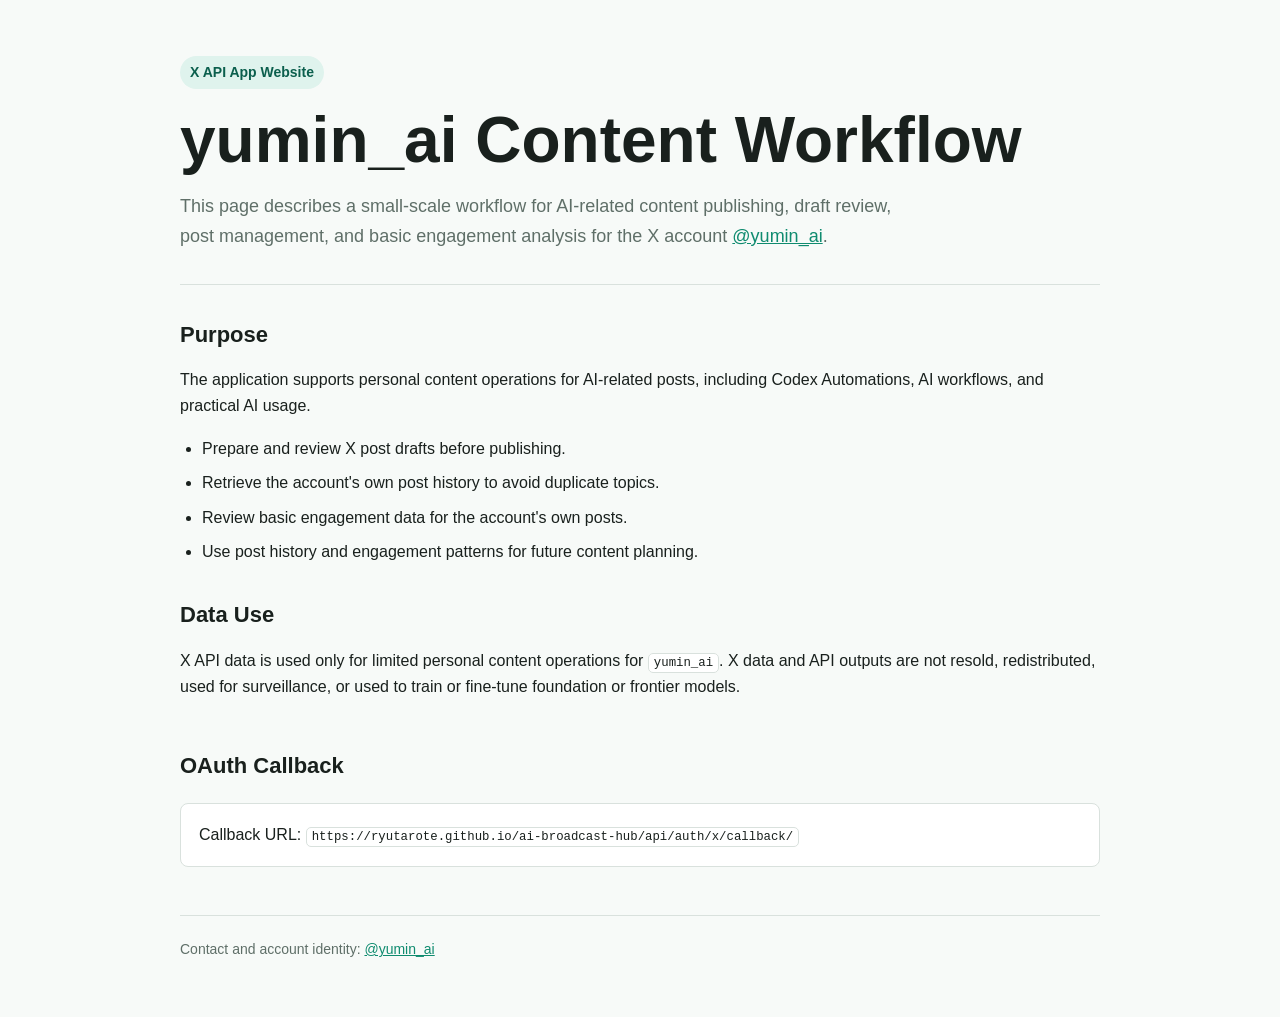
<file: index.html>
<!doctype html>
<html lang="ja">
  <head>
    <meta charset="utf-8">
    <meta name="viewport" content="width=device-width, initial-scale=1">
    <title>yumin_ai Content Workflow</title>
    <meta
      name="description"
      content="AI-related content publishing and workflow management page for yumin_ai."
    >
    <style>
      :root {
        color-scheme: light;
        --ink: #19201d;
        --muted: #5f6f68;
        --line: #d9e1dd;
        --bg: #f7faf8;
        --panel: #ffffff;
        --accent: #0f8b6f;
        --accent-soft: #dff3ed;
      }

      * {
        box-sizing: border-box;
      }

      body {
        margin: 0;
        font-family: -apple-system, BlinkMacSystemFont, "Segoe UI", sans-serif;
        color: var(--ink);
        background: var(--bg);
        line-height: 1.65;
      }

      main {
        width: min(920px, calc(100% - 40px));
        margin: 0 auto;
        padding: 56px 0;
      }

      header {
        padding-bottom: 32px;
        border-bottom: 1px solid var(--line);
      }

      .label {
        display: inline-flex;
        align-items: center;
        gap: 8px;
        margin-bottom: 18px;
        padding: 5px 10px;
        border-radius: 999px;
        color: #0b5f4d;
        background: var(--accent-soft);
        font-size: 14px;
        font-weight: 600;
      }

      h1 {
        margin: 0 0 18px;
        font-size: clamp(34px, 6vw, 64px);
        line-height: 1.05;
        letter-spacing: 0;
      }

      .lead {
        max-width: 720px;
        margin: 0;
        color: var(--muted);
        font-size: 18px;
      }

      section {
        padding: 32px 0 0;
      }

      h2 {
        margin: 0 0 14px;
        font-size: 22px;
        letter-spacing: 0;
      }

      p {
        margin: 0 0 16px;
      }

      ul {
        margin: 0;
        padding-left: 22px;
      }

      li + li {
        margin-top: 8px;
      }

      code {
        padding: 2px 5px;
        border: 1px solid var(--line);
        border-radius: 5px;
        background: var(--panel);
        font-size: 0.95em;
      }

      .panel {
        margin-top: 18px;
        padding: 18px;
        border: 1px solid var(--line);
        border-radius: 8px;
        background: var(--panel);
      }

      a {
        color: var(--accent);
      }

      footer {
        margin-top: 48px;
        padding-top: 22px;
        border-top: 1px solid var(--line);
        color: var(--muted);
        font-size: 14px;
      }
    </style>
  </head>
  <body>
    <main>
      <header>
        <div class="label">X API App Website</div>
        <h1>yumin_ai Content Workflow</h1>
        <p class="lead">
          This page describes a small-scale workflow for AI-related content publishing,
          draft review, post management, and basic engagement analysis for the X account
          <a href="https://x.com/yumin_ai">@yumin_ai</a>.
        </p>
      </header>

      <section>
        <h2>Purpose</h2>
        <p>
          The application supports personal content operations for AI-related posts,
          including Codex Automations, AI workflows, and practical AI usage.
        </p>
        <ul>
          <li>Prepare and review X post drafts before publishing.</li>
          <li>Retrieve the account's own post history to avoid duplicate topics.</li>
          <li>Review basic engagement data for the account's own posts.</li>
          <li>Use post history and engagement patterns for future content planning.</li>
        </ul>
      </section>

      <section>
        <h2>Data Use</h2>
        <p>
          X API data is used only for limited personal content operations for
          <code>yumin_ai</code>. X data and API outputs are not resold, redistributed,
          used for surveillance, or used to train or fine-tune foundation or frontier models.
        </p>
      </section>

      <section>
        <h2>OAuth Callback</h2>
        <div class="panel">
          Callback URL:
          <code>https://ryutarote.github.io/ai-broadcast-hub/api/auth/x/callback/</code>
        </div>
      </section>

      <footer>
        Contact and account identity: <a href="https://x.com/yumin_ai">@yumin_ai</a>
      </footer>
    </main>
  </body>
</html>
</file>
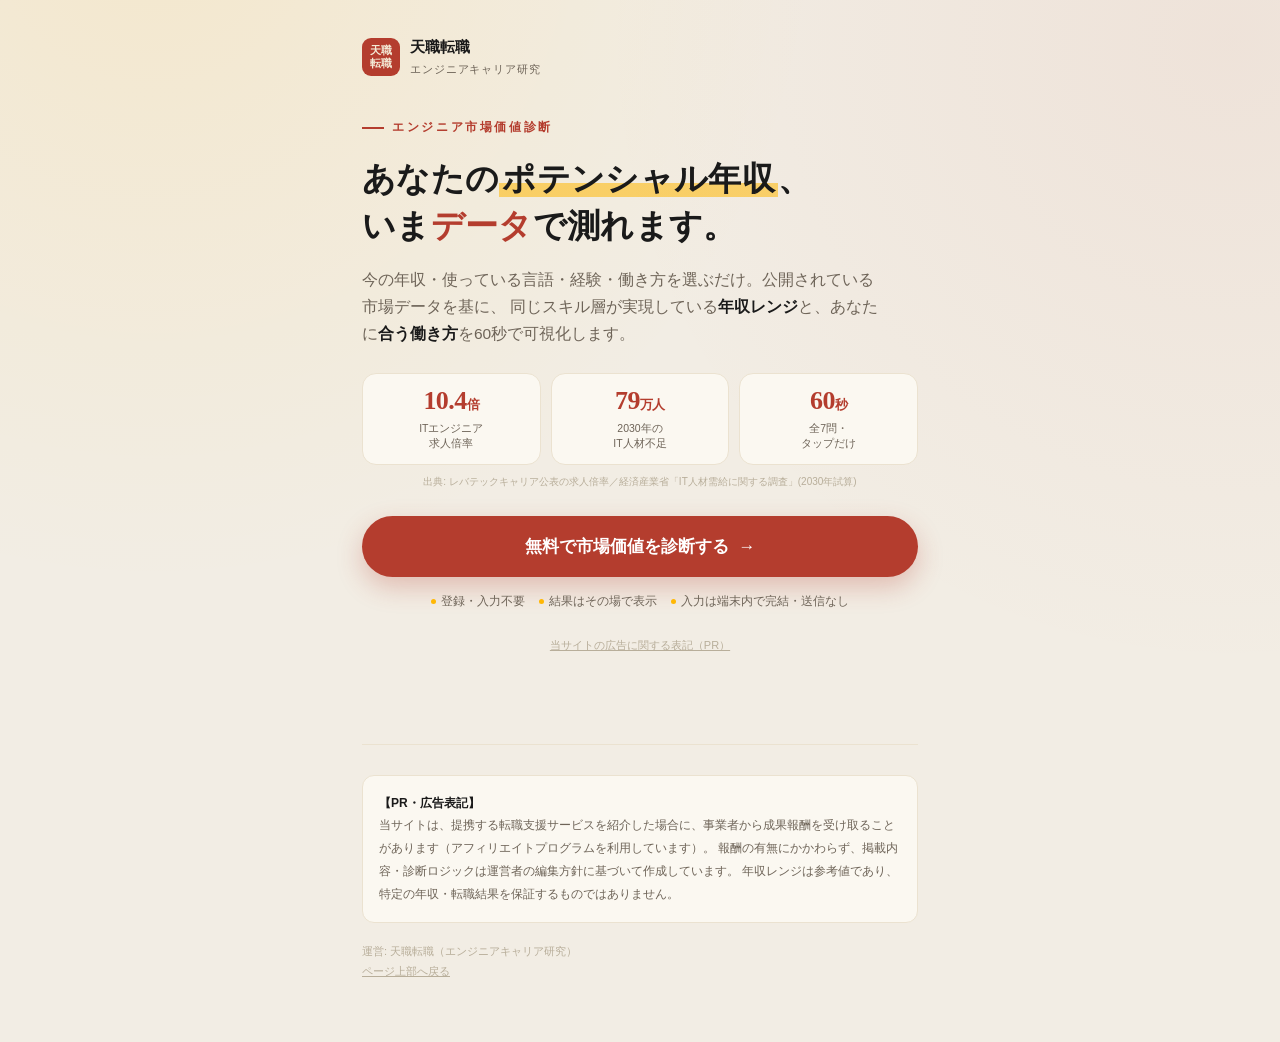
<file: lp/tenshoku_tenshoku/index.html>
<!doctype html>
<html lang="ja">
<head>
<meta charset="utf-8">
<meta name="viewport" content="width=device-width,initial-scale=1">
<title>エンジニア市場価値診断 — あなたのポテンシャル年収を60秒で | 天職転職</title>
<meta name="description" content="今の年収・言語・経験・働き方を選ぶだけ。公開データを基に、あなたのポテンシャル年収レンジと実現しやすい働き方を60秒で診断します。入力は端末内で完結・送信なし。">
<meta property="og:title" content="エンジニア市場価値診断 — ポテンシャル年収を60秒で">
<meta property="og:description" content="今の年収・言語・経験・働き方を選ぶだけ。公開データを基にポテンシャル年収レンジと働き方を診断。">
<meta property="og:type" content="website">
<meta name="robots" content="index,follow">
<!--
  ▼ 公開前に置換が必要なプレースホルダー（2箇所・JS内 CONFIG）
    AFF_MEIKO_URL   : A8発行の明光アフィリンク  (programId s00000026573001)  … 経験者ルート
    AFF_PROJIN_URL  : A8発行の＠PRO人アフィリンク (programId s00000020853003) … 未経験ルート
  誘導先はすべてアフィリンク（LINEは使わない）。未置換の場合はボタンは "#"（無効）。
  ※アフィリンクは広告主指定ページ以外NGの否認条件があるため、必ずA8発行URLを使う。
-->
<style>
  :root{
    --bg:#F2EDE4; --panel:#FBF8F1; --ink:#1A1A1A; --sub:#6E6458;
    --red:#B43D2E; --amber:#FFB703; --line:#EBE2D0; --faint:#B8AE9A;
    --green:#06C755;
    --serif:"Hiragino Mincho ProN","Yu Mincho",YuMincho,"Noto Serif JP",serif;
    --sans:"Hiragino Sans","Hiragino Kaku Gothic ProN","Yu Gothic",YuGothic,"Noto Sans JP",sans-serif;
    --maxw:600px;
  }
  *{box-sizing:border-box;margin:0;padding:0}
  html{-webkit-text-size-adjust:100%}
  body{
    background:var(--bg);color:var(--ink);font-family:var(--sans);
    line-height:1.75;font-size:16px;
    background-image:radial-gradient(circle at 12% -8%,rgba(255,183,3,.10),transparent 42%),
                     radial-gradient(circle at 96% 4%,rgba(180,61,46,.06),transparent 40%);
    -webkit-font-smoothing:antialiased;
  }
  .wrap{max-width:var(--maxw);margin:0 auto;padding:0 22px}
  .kicker{font-size:12px;letter-spacing:.22em;font-weight:700;color:var(--red);
    display:inline-flex;align-items:center;gap:8px}
  .kicker::before{content:"";width:22px;height:2px;background:var(--red);display:inline-block}
  .serif{font-family:var(--serif)}
  .rule{height:1px;background:var(--line);border:0}
  button{font-family:inherit;cursor:pointer}
  a{color:inherit}
  :focus-visible{outline:3px solid var(--amber);outline-offset:2px;border-radius:6px}
  @media(prefers-reduced-motion:reduce){
    *{animation-duration:.001ms !important;transition-duration:.001ms !important}
  }

  /* ---------- HERO ---------- */
  .hero{padding:46px 0 12px;text-align:left}
  .brandrow{display:flex;align-items:center;gap:10px;margin-bottom:30px}
  .seal{width:38px;height:38px;border-radius:9px;background:var(--red);color:#F4ECD8;
    font-family:var(--serif);font-weight:700;display:grid;place-items:center;font-size:11px;line-height:1.15;
    letter-spacing:0;text-align:center}
  .brandrow .bn{font-family:var(--serif);font-weight:700;font-size:15px}
  .brandrow .bt{font-size:11px;color:var(--sub);letter-spacing:.08em}
  h1.hl{font-family:var(--serif);font-weight:700;font-size:33px;line-height:1.42;
    letter-spacing:.01em;margin:18px 0 16px}
  h1.hl .mk{background:linear-gradient(transparent 62%,rgba(255,183,3,.55) 62%);padding:0 3px}
  h1.hl .rd{color:var(--red)}
  .lead{font-size:15.5px;color:var(--sub);max-width:34em;margin-bottom:26px}
  .lead b{color:var(--ink);font-weight:700}
  .badges{display:grid;grid-template-columns:repeat(3,1fr);gap:10px;margin:26px 0 8px}
  .badge{background:var(--panel);border:1px solid var(--line);border-radius:14px;padding:14px 8px;text-align:center}
  .badge b{display:block;font-family:var(--serif);font-size:26px;line-height:1;color:var(--red);letter-spacing:-.02em}
  .badge b small{font-size:13px}
  .badge span{display:block;font-size:10.5px;color:var(--sub);margin-top:7px;line-height:1.4}
  .src{font-size:10px;color:var(--faint);margin-top:9px;text-align:center;line-height:1.6}

  .cta-start{margin:26px 0 10px}
  .btn{display:flex;align-items:center;justify-content:center;gap:10px;width:100%;
    border:0;border-radius:999px;padding:19px 22px;font-weight:700;font-size:17px;
    text-decoration:none;transition:transform .12s ease,box-shadow .12s ease;color:#fff}
  .btn:active{transform:translateY(1px)}
  .btn-red{background:var(--red);box-shadow:0 10px 26px rgba(180,61,46,.28)}
  .btn-red .arw{transition:transform .18s ease;display:inline-block}
  .btn-red:hover .arw{transform:translateX(4px)}
  .btn-line{background:var(--green);box-shadow:0 10px 26px rgba(6,199,85,.24)}
  .microrow{display:flex;gap:14px;flex-wrap:wrap;font-size:11.5px;color:var(--sub);margin-top:14px;justify-content:center}
  .microrow span{display:inline-flex;align-items:center;gap:5px}
  .microrow .dot{width:5px;height:5px;border-radius:50%;background:var(--amber)}
  .pr-hero{text-align:center;margin-top:18px}
  .pr-hero a{font-size:11px;color:var(--faint);text-decoration:underline}

  /* ---------- QUIZ ---------- */
  .stage{display:none;padding:34px 0 40px}
  .stage.on{display:block;animation:fade .35s ease}
  @keyframes fade{from{opacity:0;transform:translateY(6px)}to{opacity:1;transform:none}}
  .prog{display:flex;gap:5px;margin-bottom:8px}
  .prog i{height:5px;flex:1;background:var(--line);border-radius:3px;transition:background .3s ease}
  .prog i.f{background:var(--red)}
  .qhead{display:flex;justify-content:space-between;align-items:baseline;margin:16px 0 6px}
  .qcount{font-size:11px;letter-spacing:.16em;color:var(--faint);font-weight:700}
  .qkick{font-size:12px;letter-spacing:.14em;font-weight:700;color:var(--red)}
  h2.q{font-family:var(--serif);font-weight:700;font-size:25px;line-height:1.5;margin:6px 0 6px}
  .qsub{font-size:13.5px;color:var(--sub);margin-bottom:22px}
  .opts{display:grid;gap:11px}
  .opts.two{grid-template-columns:1fr 1fr}
  .opt{display:flex;align-items:center;gap:13px;background:var(--panel);border:1.5px solid var(--line);
    border-radius:15px;padding:17px;text-align:left;transition:border-color .14s,background .14s,transform .1s;
    font-size:15.5px;font-weight:600;color:var(--ink);width:100%}
  .opt:hover{border-color:var(--red);background:#fff}
  .opt:active{transform:scale(.99)}
  .opt.sel{border-color:var(--red);background:#fff;box-shadow:0 0 0 3px rgba(180,61,46,.12)}
  .opt .ic{width:34px;height:34px;flex:none;border-radius:9px;background:rgba(180,61,46,.09);
    display:grid;place-items:center;font-size:18px}
  .opt .tx{display:flex;flex-direction:column;line-height:1.3}
  .opt .tx small{font-weight:500;color:var(--sub);font-size:12px;margin-top:3px}
  .opts.two .opt{padding:16px 13px;font-size:15px}
  .backrow{margin-top:26px}
  .back{background:none;border:0;color:var(--sub);font-size:13px;display:inline-flex;align-items:center;gap:6px}
  .back:hover{color:var(--ink)}

  /* ---------- RESULT ---------- */
  .r-kick{margin-bottom:14px}
  .r-lead{font-family:var(--serif);font-size:21px;font-weight:700;line-height:1.55;margin-bottom:6px}
  .r-seg{font-size:12.5px;color:var(--sub);margin-bottom:24px}
  .r-seg b{color:var(--red)}
  .card{background:var(--panel);border:1px solid var(--line);border-radius:20px;padding:26px 22px;margin-bottom:16px}
  .card .clabel{font-size:11px;letter-spacing:.16em;color:var(--faint);font-weight:700;margin-bottom:14px}
  .bigband{font-family:var(--serif);font-weight:700;letter-spacing:-.02em;line-height:1;
    font-size:52px;color:var(--red);display:flex;align-items:baseline;gap:2px;flex-wrap:wrap;
    font-variant-numeric:tabular-nums}
  .bigband .u{font-size:22px;color:var(--ink);margin:0 2px}
  .bigband .to{font-size:30px;color:var(--faint);margin:0 4px}
  .bandnote{font-size:12px;color:var(--sub);margin-top:14px;line-height:1.7}
  .bandnote b{color:var(--ink)}

  .gap{margin-top:20px}
  .gap .grow{display:flex;justify-content:space-between;font-size:11.5px;color:var(--sub);margin-bottom:7px}
  .track{position:relative;height:14px;background:#EDE5D4;border-radius:8px;overflow:hidden}
  .track .fillc{position:absolute;left:0;top:0;bottom:0;width:0;background:var(--faint);border-radius:8px;transition:width .8s ease}
  .track .fillp{position:absolute;left:0;top:0;bottom:0;width:0;
    background:linear-gradient(90deg,var(--amber),var(--red));border-radius:8px;transition:width 1s cubic-bezier(.2,.8,.2,1)}
  .gaptag{display:inline-block;margin-top:12px;font-size:12.5px;font-weight:700;color:var(--red);
    background:rgba(180,61,46,.08);padding:6px 12px;border-radius:999px}

  .wt .wtname{font-family:var(--serif);font-size:23px;font-weight:700;margin-bottom:6px}
  .wt .wttag{display:inline-block;font-size:11px;font-weight:700;color:#fff;background:var(--ink);
    padding:4px 11px;border-radius:999px;margin-bottom:14px}
  .wt p{font-size:14px;color:var(--sub);line-height:1.8}
  .wt .env{margin-top:16px;padding-top:16px;border-top:1px dashed var(--line);font-size:13px;color:var(--sub);line-height:1.7}
  .wt .env b{color:var(--ink)}

  .route{border:1.5px solid var(--red);background:#fff;border-radius:22px;padding:26px 22px;margin:22px 0 10px;
    box-shadow:0 16px 40px rgba(180,61,46,.10)}
  .prtag{display:inline-block;font-size:11px;font-weight:700;letter-spacing:.14em;color:var(--red);
    border:1px solid var(--red);border-radius:6px;padding:2px 8px;margin-bottom:14px}
  .route h3{font-family:var(--serif);font-size:21px;line-height:1.5;font-weight:700;margin-bottom:12px}
  .route p{font-size:14px;color:var(--sub);line-height:1.85;margin-bottom:20px}
  .route .rnote{font-size:11.5px;color:var(--faint);line-height:1.7;margin-top:14px}
  .route .rnote .warn{color:var(--red);font-weight:700}
  .route .rnote code{font-family:ui-monospace,Menlo,Consolas,monospace;background:rgba(180,61,46,.09);
    color:var(--ink);padding:1px 6px;border-radius:5px;font-size:11px}
  .btn.pending{opacity:.45;cursor:not-allowed;box-shadow:none}
  .subline{text-align:center;margin:16px 0 4px}
  .subline a{font-size:13px;color:var(--sub);text-decoration:underline;text-underline-offset:3px}

  details.meth{background:var(--panel);border:1px solid var(--line);border-radius:14px;padding:4px 18px;margin:22px 0}
  details.meth summary{font-size:13px;font-weight:700;padding:14px 0;cursor:pointer;list-style:none;display:flex;justify-content:space-between}
  details.meth summary::-webkit-details-marker{display:none}
  details.meth summary::after{content:"＋";color:var(--faint)}
  details.meth[open] summary::after{content:"－"}
  details.meth p{font-size:12.5px;color:var(--sub);line-height:1.85;padding:0 0 16px}
  details.meth p b{color:var(--ink)}
  .restart{text-align:center;margin:8px 0 6px}
  .restart button{background:none;border:0;color:var(--faint);font-size:12.5px;text-decoration:underline}

  /* ---------- FOOTER ---------- */
  footer{margin-top:46px;padding:30px 0 60px;border-top:1px solid var(--line)}
  footer .pr{font-size:12px;color:var(--sub);line-height:1.9;background:var(--panel);
    border:1px solid var(--line);border-radius:12px;padding:16px;margin-bottom:18px}
  footer .pr b{color:var(--ink)}
  footer .meta{font-size:11px;color:var(--faint);line-height:1.9}
  footer .meta a{color:var(--faint);text-decoration:underline}

  @media(max-width:400px){
    h1.hl{font-size:29px}
    .bigband{font-size:44px}
    .badge b{font-size:22px}
  }
</style>
</head>
<body>
<main class="wrap">

  <!-- ============ HERO ============ -->
  <section id="hero" class="hero stage on">
    <div class="brandrow">
      <div class="seal">天職<br>転職</div>
      <div>
        <div class="bn">天職転職</div>
        <div class="bt">エンジニアキャリア研究</div>
      </div>
    </div>

    <span class="kicker">エンジニア市場価値診断</span>
    <h1 class="hl">あなたの<span class="mk">ポテンシャル年収</span>、<br>いま<span class="rd">データ</span>で測れます。</h1>
    <p class="lead">
      今の年収・使っている言語・経験・働き方を選ぶだけ。公開されている市場データを基に、
      同じスキル層が実現している<b>年収レンジ</b>と、あなたに<b>合う働き方</b>を60秒で可視化します。
    </p>

    <div class="badges">
      <div class="badge"><b>10.4<small>倍</small></b><span>ITエンジニア<br>求人倍率</span></div>
      <div class="badge"><b>79<small>万人</small></b><span>2030年の<br>IT人材不足</span></div>
      <div class="badge"><b>60<small>秒</small></b><span>全7問・<br>タップだけ</span></div>
    </div>
    <p class="src">出典: レバテックキャリア公表の求人倍率／経済産業省「IT人材需給に関する調査」(2030年試算)</p>

    <div class="cta-start">
      <button class="btn btn-red" onclick="Quiz.start()">
        無料で市場価値を診断する <span class="arw">→</span>
      </button>
    </div>
    <div class="microrow">
      <span><i class="dot"></i>登録・入力不要</span>
      <span><i class="dot"></i>結果はその場で表示</span>
      <span><i class="dot"></i>入力は端末内で完結・送信なし</span>
    </div>
    <p class="pr-hero"><a href="#pr">当サイトの広告に関する表記（PR）</a></p>
  </section>

  <!-- ============ QUIZ ============ -->
  <section id="quiz" class="stage">
    <div class="prog" id="prog"></div>
    <div class="qhead">
      <span class="qkick" id="qkick"></span>
      <span class="qcount" id="qcount"></span>
    </div>
    <h2 class="q" id="qtitle"></h2>
    <p class="qsub" id="qsub"></p>
    <div class="opts" id="opts"></div>
    <div class="backrow"><button class="back" id="back" onclick="Quiz.back()">← 前の質問へ戻る</button></div>
  </section>

  <!-- ============ RESULT ============ -->
  <section id="result" class="stage">
    <span class="kicker r-kick">診断結果</span>
    <p class="r-lead" id="rLead"></p>
    <p class="r-seg" id="rSeg"></p>

    <div class="card" id="bandCard">
      <div class="clabel">市場データ上の参考年収レンジ</div>
      <div class="bigband">
        <span id="bLow">0</span><span class="to">–</span><span id="bHigh">0</span><span class="u">万円</span>
      </div>
      <div class="gap" id="gapWrap">
        <div class="grow"><span>現在の年収帯（目安）</span><span>レンジ上限</span></div>
        <div class="track"><div class="fillc" id="fillc"></div><div class="fillp" id="fillp"></div></div>
        <span class="gaptag" id="gaptag"></span>
      </div>
      <p class="bandnote" id="bandNote"></p>
    </div>

    <div class="card wt">
      <div class="clabel">あなたの働き方タイプ</div>
      <div class="wtname" id="wtName"></div>
      <span class="wttag" id="wtTag"></span>
      <p id="wtBody"></p>
      <div class="env" id="wtEnv"></div>
    </div>

    <div class="route" id="route">
      <span class="prtag" id="prtag">PR</span>
      <h3 id="rH"></h3>
      <p id="rP"></p>
      <a class="btn" id="rBtn" href="#" target="_blank" rel="sponsored nofollow noopener"></a>
      <p class="rnote" id="rNote"></p>
    </div>
    <div class="subline" id="subLine"></div>

    <details class="meth">
      <summary>この診断の算出方法と免責</summary>
      <p>
        表示している年収レンジは、公開されている言語別年収調査や求人データを基にした<b>編集部の参考モデル</b>です。
        言語・経験年数・エリアの一般的な傾向から算出しており、<b>個人の年収や転職の結果を保証するものではありません</b>。
        実際の市場価値は、求人票と面談で確かめることでのみ具体化します。<br><br>
        入力した内容は、この端末（ブラウザ）内でのみ計算に使われ、サーバーに送信・保存されることはありません。
      </p>
    </details>

    <div class="restart"><button onclick="Quiz.restart()">もう一度、条件を変えて診断する</button></div>
  </section>

  <!-- ============ FOOTER ============ -->
  <footer id="pr">
    <div class="pr">
      <b>【PR・広告表記】</b><br>
      当サイトは、提携する転職支援サービスを紹介した場合に、事業者から成果報酬を受け取ることがあります（アフィリエイトプログラムを利用しています）。
      報酬の有無にかかわらず、掲載内容・診断ロジックは運営者の編集方針に基づいて作成しています。
      年収レンジは参考値であり、特定の年収・転職結果を保証するものではありません。
    </div>
    <div class="meta">
      運営: 天職転職（エンジニアキャリア研究）<br>
      <a href="#hero">ページ上部へ戻る</a>
    </div>
  </footer>

</main>

<script>
/* =====================================================================
   CONFIG — 公開前に3つのURLを置換。未置換ならアフィリンクはLINEへフォールバック。
   ===================================================================== */
const CONFIG = {
  AFF_MEIKO_URL : "https://px.a8.net/svt/ejp?a8mat=4B63GH+CTEYLU+5P1E+5YRHE",   // A8 s00000026573001 明光キャリアパートナーズ（経験者ルート）
  AFF_PROJIN_URL: "https://px.a8.net/svt/ejp?a8mat=4B63GH+CSTJ02+4GWI+HV7V6"    // A8 s00000020853003 ＠PRO人（未経験ルート）
};
const isUrl = u => /^https?:\/\//.test(u||"");
// アフィリンク解決。優先度: クエリ上書き(?meiko= / ?projin=) > CONFIG。未設定なら null。
function affUrl(key){
  const qk = key==="AFF_MEIKO_URL" ? "meiko" : "projin";
  const q = new URLSearchParams(location.search).get(qk);
  if(isUrl(q)) return q;
  return isUrl(CONFIG[key]) ? CONFIG[key] : null;
}
["AFF_MEIKO_URL","AFF_PROJIN_URL"].forEach(k=>{
  if(!isUrl(CONFIG[k])) console.warn("[天職転職LP] 未設定のアフィリンク:", k, "→ 公開前にA8発行URLへ置換（動作確認は ?meiko= / ?projin= で一時指定可）");
});

/* =====================================================================
   診断モデル（参考値・公開年収データの傾向を単純化したもの）
   ===================================================================== */
const LANG = {
  go:     {label:"Go",               band:[560,800], hot:true},
  ts:     {label:"TypeScript / JS",  band:[500,730], hot:true},
  python: {label:"Python",           band:[520,760], hot:true},
  ruby:   {label:"Ruby",             band:[500,720]},
  java:   {label:"Java",             band:[500,720]},
  csharp: {label:"C#",               band:[490,700]},
  mobile: {label:"Swift / Kotlin",   band:[520,740]},
  php:    {label:"PHP",              band:[460,650]},
  infra:  {label:"インフラ / クラウド", band:[560,820], hot:true},
  other:  {label:"その他",            band:[450,650]}
};
const EXP  = { lt1:0.66, y1_3:0.84, y3_5:1.0, y5_10:1.18, y10:1.32 };
const AREA = { tokyo_osaka:1.0, shutoken:0.97, remote:0.95, local:0.85 };
const SAL  = {
  lt350:{label:"〜350万円",mid:330}, s350:{label:"350〜450万円",mid:400},
  s450:{label:"450〜550万円",mid:500}, s550:{label:"550〜650万円",mid:600},
  s650:{label:"650〜800万円",mid:720}, gt800:{label:"800万円〜",mid:900}
};
const round10 = x => Math.round(x/10)*10;

const WORKTYPE = {
  nensyu:{name:"市場価値ドリブン",tag:"年収を最大化する型",
    body:"年収は「言語 × 経験年数 × 交渉」でほぼ決まります。高年収帯は、需要言語・自社開発・SRE/クラウド領域に集中する傾向があります。今の評価より、市場のレンジを一度確かめるフェーズです。",
    env:"高年収が出やすい環境: 事業会社の自社開発 / プラットフォーム・SREチーム / 需要の高い言語スタック"},
  remote:{name:"場所自由設計",tag:"働く場所を選ぶ型",
    body:"フルリモート求人はWeb系の自社開発に偏在しています。SIer・SESからの移行で実現しやすく、求人票の「勤務形態」欄が実態を映します。",
    env:"リモートが多い環境: Web系自社開発 / SaaS企業 / フルリモート前提のスタートアップ"},
  discretion:{name:"技術裁量ドリブン",tag:"技術を選べる型",
    body:"技術選定権は、自社開発・スタートアップ・プラットフォームチームに多く存在します。「仕様を実装する」から「何を作るか決める」への移行が価値の源泉です。",
    env:"裁量が大きい環境: 自社開発 / 少人数スタートアップ / 技術主導のプロダクトチーム"},
  stable:{name:"事業ドリブン",tag:"長く関わる型",
    body:"事業会社の社内開発は、受託より景気変動に強く、プロダクトに長期で関われます。「誰の何を解決するか」が明確な環境ほど、キャリアの土台が安定します。",
    env:"安定しやすい環境: 事業会社の社内開発 / 社内SE / 黒字プロダクトを持つ企業"},
  wlb:{name:"持続性ドリブン",tag:"長く続ける型",
    body:"残業と裁量は、企業フェーズと開発体制で大きく変わります。求人票の「開発体制」「オンコール有無」欄が、続けやすさの指標になります。",
    env:"続けやすい環境: 開発体制が整った事業会社 / 保守運用が分業された組織 / リモート可の職場"}
};

/* =====================================================================
   質問フロー（statusで分岐）
   ===================================================================== */
const Q = {
  status:{kick:"STEP", title:"いまの状況に、いちばん近いのは？",
    opts:[
      {v:"engineer",ic:"👨‍💻",label:"エンジニアとして働いている",hint:"経験者向けの診断へ"},
      {v:"beginner",ic:"🚀",label:"別職種からITエンジニアを目指したい",hint:"未経験向けの診断へ"}
    ]},
  lang:{kick:"技術資産", title:"メインで使っている言語・技術は？",
    sub:"いちばん業務時間の長いものを1つ。", two:true,
    opts:Object.entries(LANG).map(([v,o])=>({v,label:o.label}))},
  exp:{kick:"経験", title:"エンジニアとしての経験年数は？",
    opts:[
      {v:"lt1",label:"1年未満"},{v:"y1_3",label:"1〜3年"},
      {v:"y3_5",label:"3〜5年"},{v:"y5_10",label:"5〜10年"},{v:"y10",label:"10年以上"}
    ]},
  begWork:{kick:"現況", title:"今のはたらき方は？",
    opts:[
      {v:"working",ic:"💼",label:"就業中（在職しながら検討）"},
      {v:"leaving",ic:"🕒",label:"離職中／これから探す"}
    ]},
  salary:{kick:"現在地", title:"今の年収は、どのあたり？",
    sub:"レンジとの差を出すために使います。",
    opts:Object.entries(SAL).map(([v,o])=>({v,label:o.label}))},
  work:{kick:"価値観", title:"転職で、いちばん大事にしたいのは？",
    opts:[
      {v:"nensyu",ic:"📈",label:"年収を上げたい"},
      {v:"remote",ic:"🏠",label:"リモートで働きたい"},
      {v:"discretion",ic:"🛠",label:"技術を自分で選びたい"},
      {v:"stable",ic:"🏢",label:"安定した事業会社で働きたい"},
      {v:"wlb",ic:"⚖️",label:"無理なく長く続けたい"}
    ]},
  area:{kick:"エリア", title:"働きたいエリアは？",
    opts:[
      {v:"tokyo_osaka",label:"東京・大阪"},
      {v:"shutoken",label:"一都三県（首都圏）"},
      {v:"remote",label:"フルリモート希望"},
      {v:"local",label:"地方・その他"}
    ]},
  age:{kick:"年代", title:"年代を教えてください。",
    opts:[
      {v:"20s",label:"20代"},{v:"30early",label:"30代前半"},{v:"30late",label:"30代後半以上"}
    ]}
};
const FLOW = [
  {key:"status"},
  {key:"lang",    when:a=>a.status==="engineer"},
  {key:"exp",     when:a=>a.status==="engineer"},
  {key:"begWork", when:a=>a.status==="beginner"},
  {key:"salary"},
  {key:"work"},
  {key:"area"},
  {key:"age"}
];

/* =====================================================================
   エンジン
   ===================================================================== */
const Quiz = (()=>{
  let ans = {}, idx = 0;
  const $ = id => document.getElementById(id);
  const steps = () => FLOW.filter(f=>!f.when || f.when(ans));

  function show(sec){ document.querySelectorAll(".stage").forEach(s=>s.classList.remove("on"));
    $(sec).classList.add("on"); window.scrollTo(0,0); }

  function start(){ ans={}; idx=0; show("quiz"); render(); }
  function restart(){ show("hero"); }

  function render(){
    const list = steps(); const step = list[idx]; const q = Q[step.key];
    $("prog").innerHTML = list.map((_,i)=>`<i class="${i<=idx?'f':''}"></i>`).join("");
    $("qkick").textContent = q.kick;
    $("qcount").textContent = `${idx+1} / ${list.length}`;
    $("qtitle").textContent = q.title;
    $("qsub").textContent = q.sub||""; $("qsub").style.display = q.sub?"block":"none";
    const box = $("opts"); box.className = "opts"+(q.two?" two":"");
    box.innerHTML = "";
    q.opts.forEach(o=>{
      const b=document.createElement("button");
      b.className="opt"+(ans[step.key]===o.v?" sel":"");
      b.innerHTML = (o.ic?`<span class="ic">${o.ic}</span>`:"")+
        `<span class="tx">${o.label}${o.hint?`<small>${o.hint}</small>`:""}</span>`;
      b.onclick=()=>pick(step.key,o.v);
      box.appendChild(b);
    });
    $("back").style.visibility = idx===0 ? "hidden":"visible";
  }

  function pick(key,val){
    ans[key]=val;
    if(key==="status"){ delete ans.lang; delete ans.exp; delete ans.begWork; }
    const list = steps();
    if(idx < list.length-1){ idx++; setTimeout(render,140); }
    else setTimeout(finish,160);
  }
  function back(){ if(idx>0){ idx--; render(); } }

  function compute(){
    const area = AREA[ans.area] ?? 0.95;
    if(ans.status==="engineer"){
      const band = LANG[ans.lang]?.band || [450,650];
      const m = EXP[ans.exp] ?? 1.0;
      const low = round10(band[0]*m*area), high = round10(band[1]*m*area);
      return {low,high,langLabel:LANG[ans.lang]?.label||"—",hot:!!LANG[ans.lang]?.hot};
    }else{
      const low=round10(330*area), high=round10(470*area);
      return {low,high,langLabel:"未経験スタート",hot:false,beginner:true};
    }
  }

  // 誘導先はすべてアフィリンク。経験者→明光 / 未経験→＠PRO人。
  // 対象条件はCTA注記で明示（否認リスクを下げるため、条件外はその旨を添える）。
  function ctaData(){
    if(ans.status==="engineer"){
      const fit = ans.area==="tokyo_osaka"||ans.area==="shutoken";
      return {
        h:"経験者のあなたは、市場レンジを“確かめる”フェーズ。",
        p:"求人票と面談でしか、いまの技術スタック × 経験年数の本当の年収レンジは分かりません。明光キャリアパートナーズが運営するエンジニア特化の転職支援なら、無料面談でそのレンジを具体化できます。転職を決めていなくても、市場価値の確認だけで使えます。",
        btn:"無料でエンジニア転職面談を予約する →",
        cfgKey:"AFF_MEIKO_URL",
        note:(fit?"※対象: 東京・大阪エリアでの転職を希望する方。":"※対象は東京・大阪エリアでの転職希望の方。エリアによっては対象外となる場合があります。")+"／※当サイトは紹介により事業者から報酬を受け取ります。"
      };
    }
    const fit=(ans.area==="tokyo_osaka"||ans.area==="shutoken")&&(ans.age==="20s"||ans.age==="30early")&&ans.begWork==="working";
    return {
      h:"未経験からのITは、“独学の前に現実ルート”を知る。",
      p:"IT特化の転職相談で、あなたの経歴からの現実的なルート（未経験からの入り方）を面談で整理できます。独学を始める前に、まず全体像を知っておくのに向いています。",
      btn:"無料でIT転職相談を申し込む →",
      cfgKey:"AFF_PROJIN_URL",
      note:(fit?"※対象: 一都三県で就業中・転職回数3回以内・20〜30代前半の方。":"※対象は一都三県・就業中・20〜30代前半・転職3回以内の方。条件により対象外となる場合があります。")+"／※当サイトは紹介により事業者から報酬を受け取ります。"
    };
  }

  function labelExp(){ return ({lt1:"経験1年未満",y1_3:"経験1〜3年",y3_5:"経験3〜5年",y5_10:"経験5〜10年",y10:"経験10年以上"})[ans.exp]||""; }

  function finish(){
    const c = compute();
    const seg = ans.status==="engineer" ? "エンジニア経験者" : "未経験からのIT転職志望";
    show("result");

    $("rLead").innerHTML = ans.status==="engineer"
      ? `${c.langLabel}／${labelExp()}のあなたの<br>市場レンジは、この水準です。`
      : `未経験からでも、IT市場は<br>いま「入りやすい」フェーズです。`;
    $("rSeg").innerHTML = `診断タイプ: <b>${seg}</b>${c.hot?" ・ <b>需要の高い言語</b>":""}`;

    animateNum($("bLow"), c.low); animateNum($("bHigh"), c.high);

    const curMid = SAL[ans.salary]?.mid ?? 400;
    const scaleMax = Math.max(c.high, curMid)*1.05;
    setTimeout(()=>{
      $("fillc").style.width = (curMid/scaleMax*100)+"%";
      $("fillp").style.width = (c.high/scaleMax*100)+"%";
    }, 120);
    const diff = c.high - curMid;
    if(diff >= 30){
      $("gaptag").textContent = `市場レンジ上限まで +約${round10(diff)}万円の伸びしろ`;
      $("gapWrap").style.display="block";
    }else if(!c.beginner){
      $("gaptag").textContent = "あなたは既に市場レンジの上側。次は“働き方の最適化”フェーズ";
      $("gapWrap").style.display="block";
    }else{
      $("gapWrap").style.display="none";
    }
    $("bandNote").innerHTML = c.beginner
      ? "※未経験スタート時の目安レンジです。需要は高く、3年前後で伸びる余地の大きい領域です（求人倍率・人材不足データ参照）。実額は経歴・地域で変わります。"
      : "※公開の言語別年収データを基にした参考レンジです。実際の額は企業・評価・交渉で変わります。<b>確定値ではありません。</b>";

    const wt = WORKTYPE[ans.work] || WORKTYPE.nensyu;
    $("wtName").textContent = wt.name; $("wtTag").textContent = wt.tag;
    $("wtBody").textContent = wt.body; $("wtEnv").innerHTML = `<b>実現しやすい環境</b><br>${wt.env}`;

    const r = ctaData();
    $("prtag").style.display = "inline-block";
    $("rH").textContent = r.h; $("rP").textContent = r.p;
    const btn = $("rBtn");
    btn.textContent = r.btn; btn.className = "btn btn-red";
    const url = affUrl(r.cfgKey);
    if(url){
      btn.href = url; btn.target = "_blank"; btn.rel = "sponsored nofollow noopener";
      btn.classList.remove("pending"); btn.removeAttribute("aria-disabled"); btn.onclick = null;
      $("rNote").textContent = r.note;
    }else{
      btn.href = "#"; btn.removeAttribute("target");
      btn.classList.add("pending"); btn.setAttribute("aria-disabled","true");
      btn.onclick = e => e.preventDefault();
      const qk = r.cfgKey==="AFF_MEIKO_URL" ? "meiko" : "projin";
      $("rNote").innerHTML = `<span class="warn">⚠ リンク未設定</span>：公開前に <code>CONFIG.${r.cfgKey}</code> にA8発行のアフィリンク（https://px.a8.net/…）を設定すると、このボタンが遷移します。動作確認だけなら、ページURLの末尾に <code>?${qk}=https://example.com</code> を付けて試せます。`;
    }
    $("subLine").innerHTML = "";
  }

  function animateNum(el,to){
    if(window.matchMedia && window.matchMedia("(prefers-reduced-motion: reduce)").matches){
      el.textContent = to.toLocaleString("ja-JP"); return;
    }
    const dur=850, t0=performance.now();
    (function tick(now){
      const p=Math.min((now-t0)/dur,1); const e=1-Math.pow(1-p,3);
      el.textContent = Math.round(to*e).toLocaleString("ja-JP");
      if(p<1) requestAnimationFrame(tick);
    })(t0);
  }

  return {start,back,restart};
})();
</script>
</body>
</html>
</file>
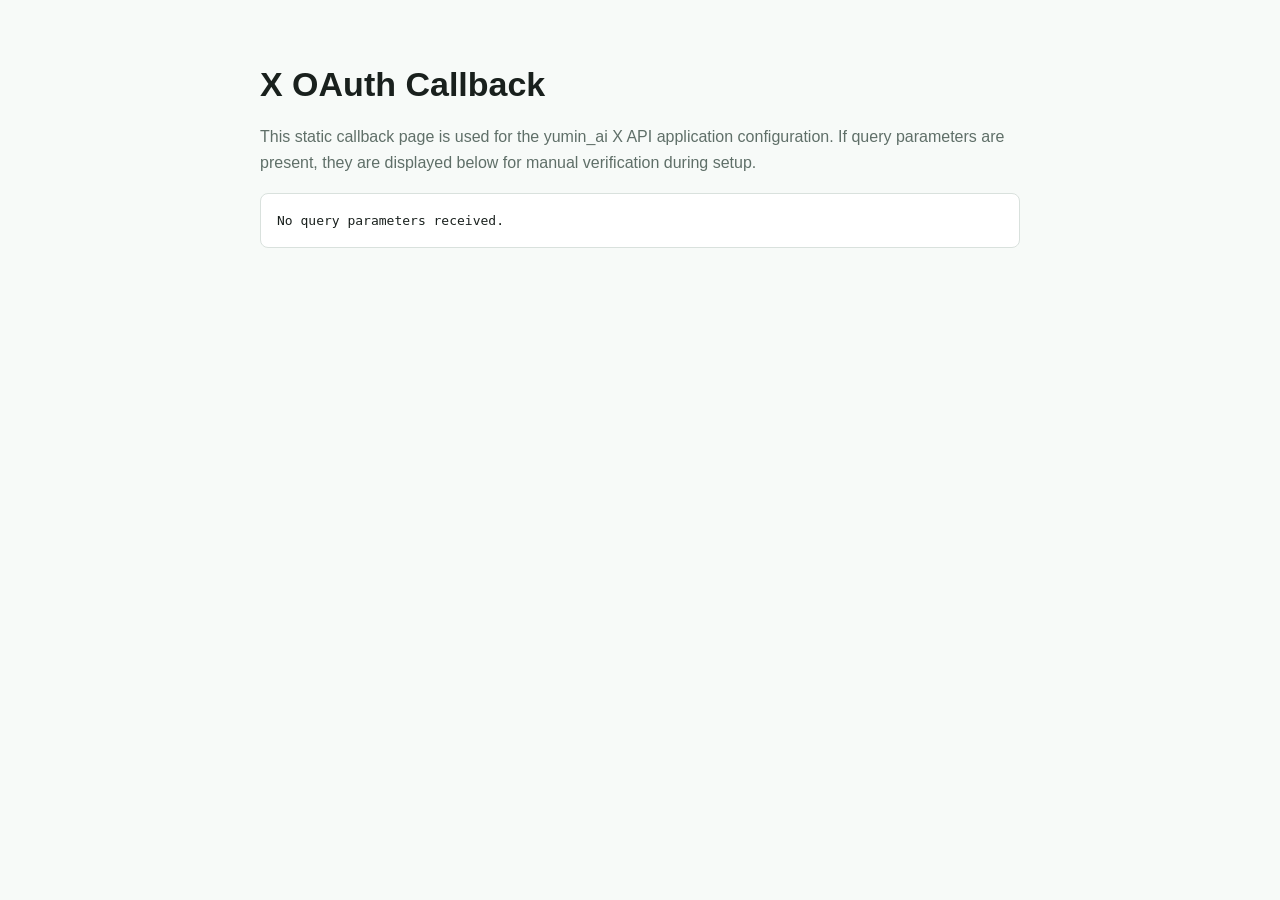
<file: api/auth/x/callback/index.html>
<!doctype html>
<html lang="ja">
  <head>
    <meta charset="utf-8">
    <meta name="viewport" content="width=device-width, initial-scale=1">
    <title>X OAuth Callback | yumin_ai</title>
    <meta name="robots" content="noindex">
    <style>
      :root {
        color-scheme: light;
        --ink: #19201d;
        --muted: #5f6f68;
        --line: #d9e1dd;
        --bg: #f7faf8;
        --panel: #ffffff;
        --accent: #0f8b6f;
      }

      * {
        box-sizing: border-box;
      }

      body {
        margin: 0;
        font-family: -apple-system, BlinkMacSystemFont, "Segoe UI", sans-serif;
        color: var(--ink);
        background: var(--bg);
        line-height: 1.65;
      }

      main {
        width: min(760px, calc(100% - 40px));
        margin: 0 auto;
        padding: 56px 0;
      }

      h1 {
        margin: 0 0 12px;
        font-size: 34px;
        letter-spacing: 0;
      }

      p {
        margin: 0 0 16px;
        color: var(--muted);
      }

      pre {
        overflow-x: auto;
        padding: 16px;
        border: 1px solid var(--line);
        border-radius: 8px;
        background: var(--panel);
        color: var(--ink);
      }
    </style>
  </head>
  <body>
    <main>
      <h1>X OAuth Callback</h1>
      <p>
        This static callback page is used for the yumin_ai X API application
        configuration. If query parameters are present, they are displayed below
        for manual verification during setup.
      </p>
      <pre id="params">No query parameters received.</pre>
    </main>
    <script>
      const output = document.getElementById("params");
      const params = new URLSearchParams(window.location.search);
      if ([...params.keys()].length > 0) {
        output.textContent = JSON.stringify(Object.fromEntries(params), null, 2);
      }
    </script>
  </body>
</html>
</file>
